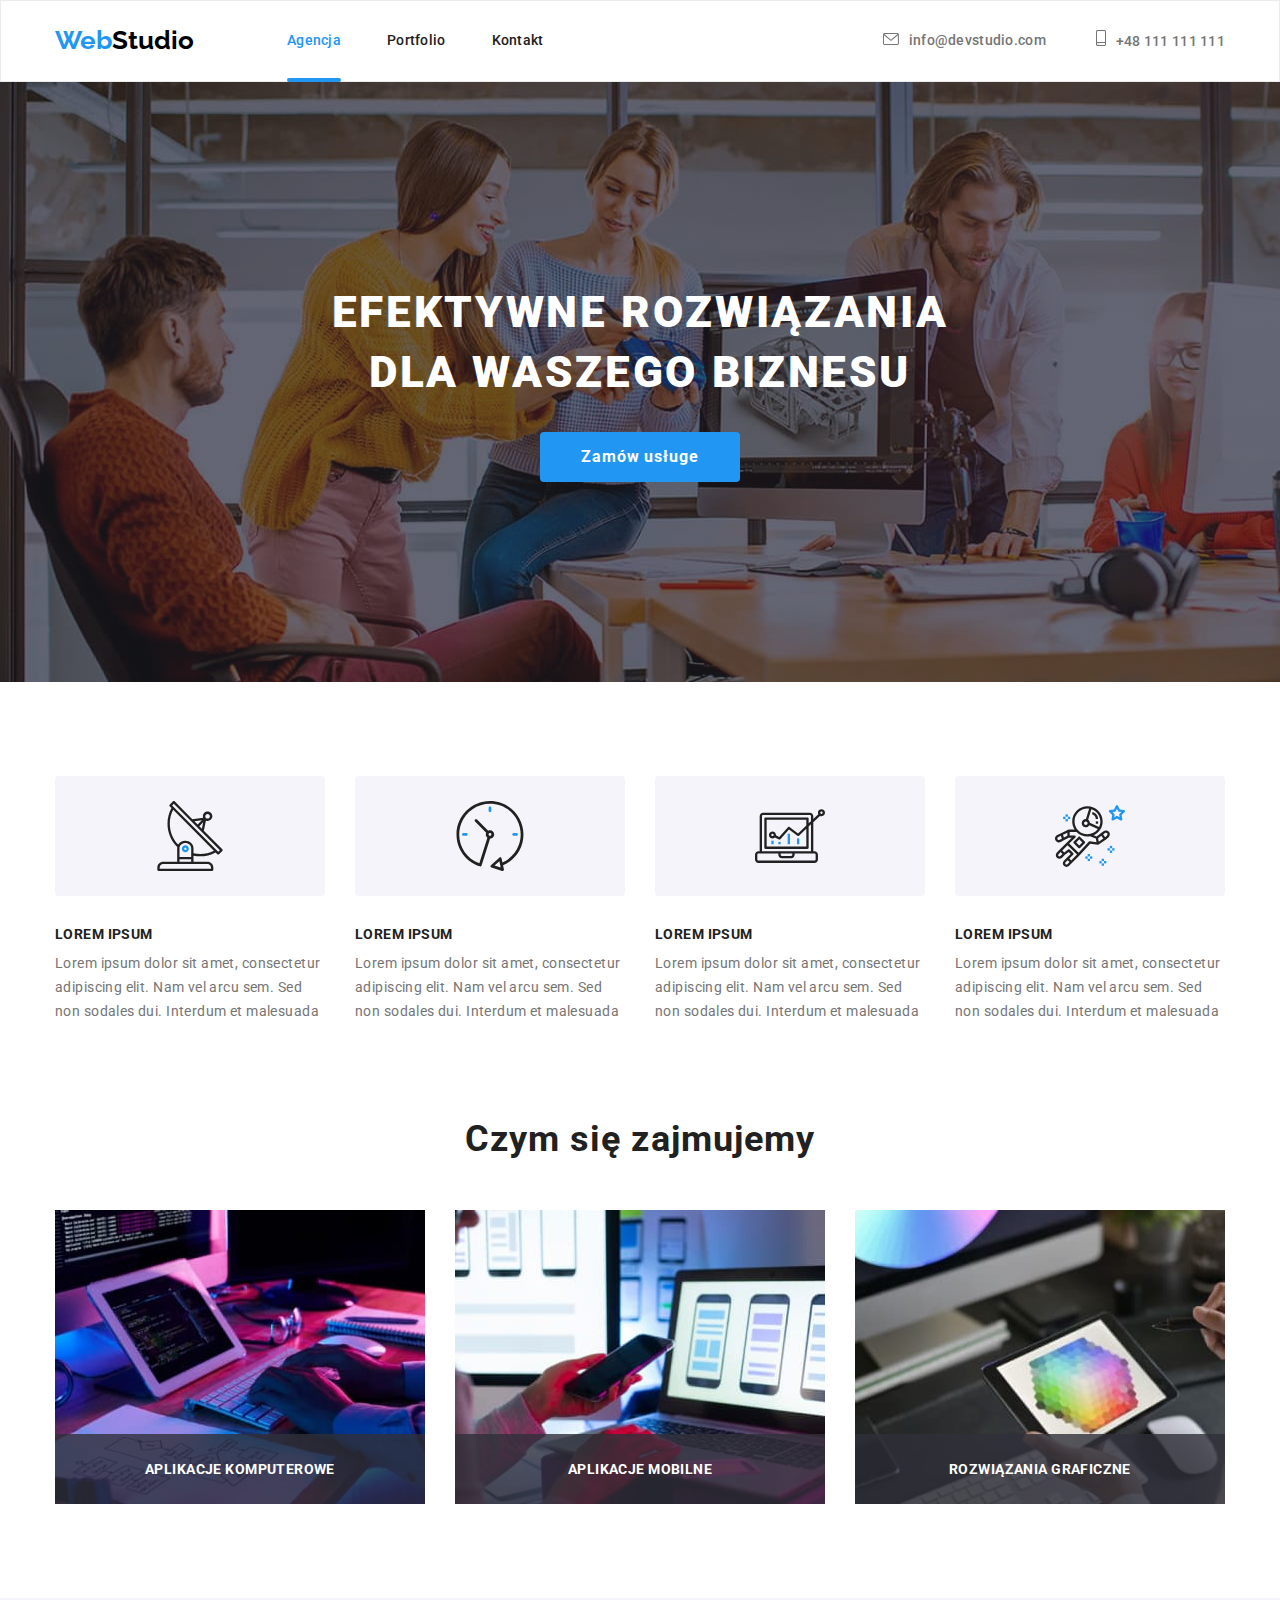
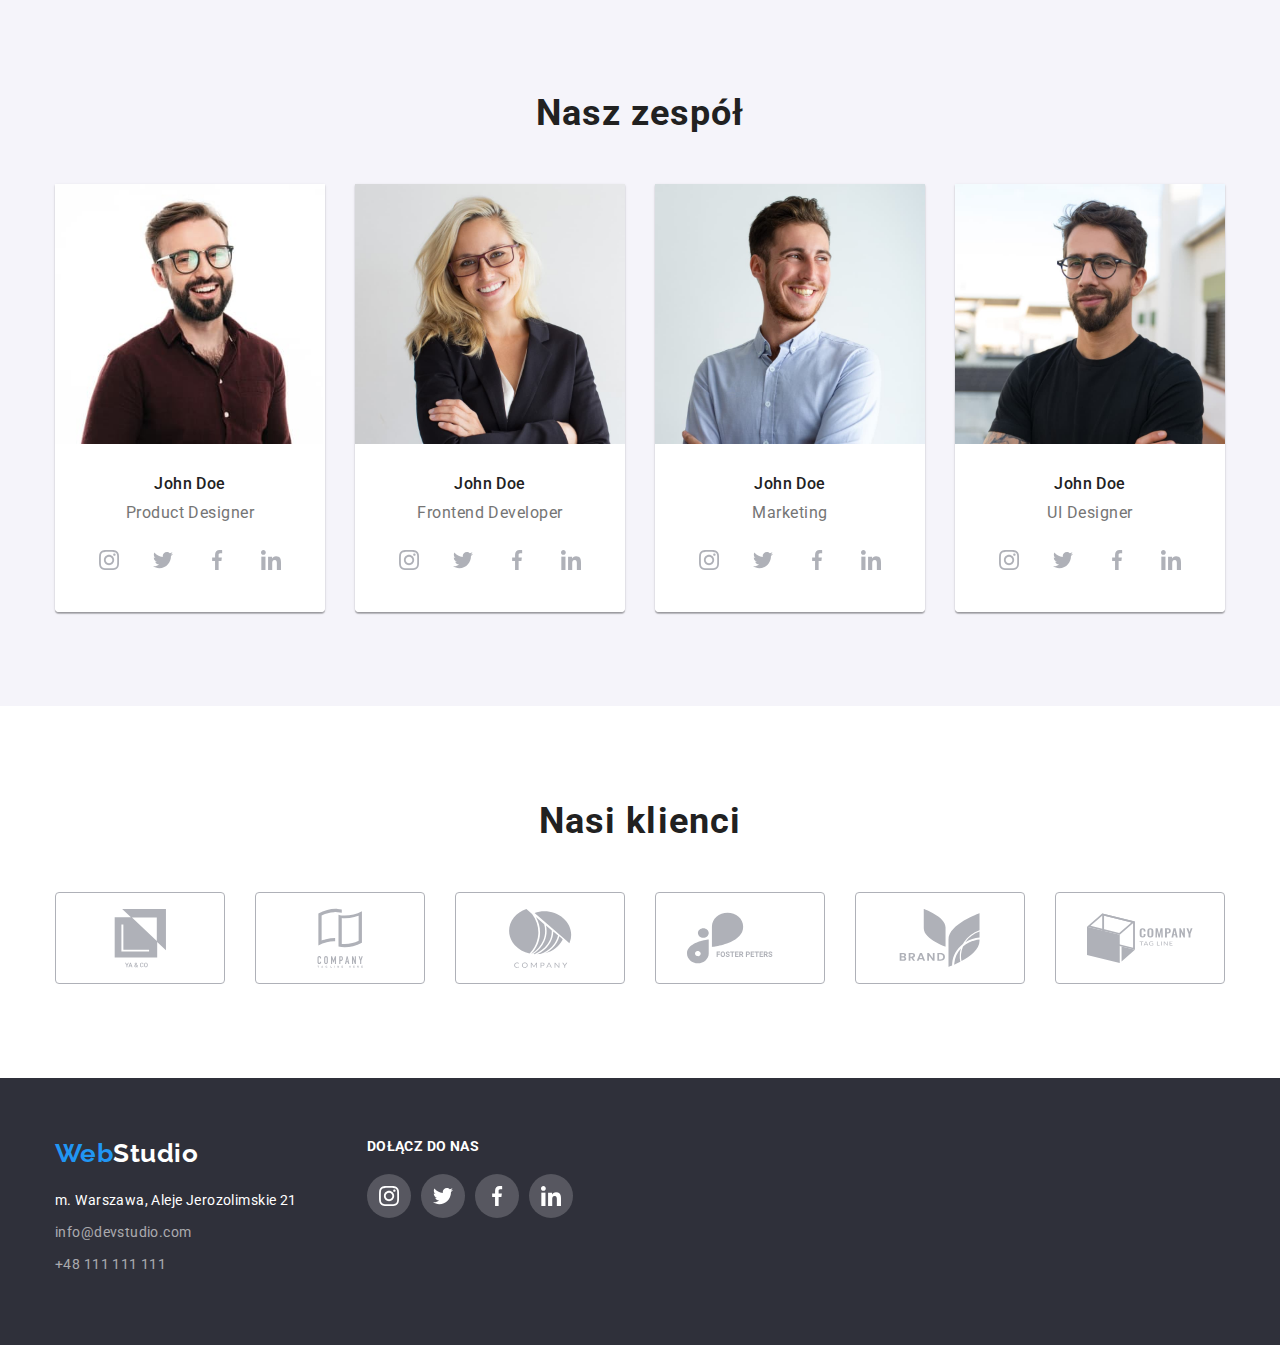
<file: index.html>
<!DOCTYPE html>
<html lang="pl">
  <head>
    <meta charset="UTF-8" />
    <meta name="viewport" content="width=device-width, initial-scale=1.0" />
    <link
      rel="stylesheet"
      href="https://cdnjs.cloudflare.com/ajax/libs/modern-normalize/1.0.0/modern-normalize.min.css"
    />
    <link rel="stylesheet" href="css/style.css" />
    <link rel="preconnect" href="https://fonts.googleapis.com" />
    <link rel="preconnect" href="https://fonts.gstatic.com" crossorigin />
    <link
      href="https://fonts.googleapis.com/css2?family=Raleway:wght@700&family=Roboto:wght@400;500;700;900&display=swap"
      rel="stylesheet"
    />
    <title>WebStudio</title>
  </head>
  <body>
    <header class="header">
      <div class="container">
        <nav class="navmenu">
          <a class="logo-link logo-dark link" href="index.html"
            ><span class="logo-color">Web</span>Studio</a
          >
          <ul class="navmenu-list ul-list">
            <li class="navmenu-list-item">
              <div>
              <a class="navmenu-list-link link activ" href="index.html">Agencja</a>
              </div>
            </li>
            <li class="navmenu-list-item">
              <a class="navmenu-list-link link" href="portfolio.html">Portfolio</a>
            </li>
            <li class="navmenu-list-item">
              <a class="navmenu-list-link link" href="#">Kontakt</a>
            </li>
          </ul>
        </nav>
        <ul class="header-adres-list ul-list">
          <li header-adres-list-item list>
            <a class="header-email link" href="mailto:info@devstudio.com"
              ><svg class="header-icon" width="16px" height="12px">
                <use href="images/icons.svg#icon-envelope"></use></svg>info@devstudio.com</a>
          </li>
          <li header-adres-list-item>
            <a class="header-phone link" href="tel:48111111111"
              ><svg class="header-icon" width="10px" height="16px">
                <use href="images/icons.svg#icon-smartphone"></use></svg>+48 111 111 111</a>
          </li>
        </ul>
      </div>
    </header>

    <main>
      <!-- main -->
      <section class="main-section">
        <div class="container">
          <h1 class="h1-txt">efektywne rozwiązania dla waszego biznesu</h1>
          <button class="button-order" type="button" data-modal-open >Zamów usługe</button>
        </div>
      </section>

      <!-- advantages -->
      <section class="advantages section">
        <div class="container">
          <ul class="advantages-list ul-list">
            <li class="advantages-list-item">
              <div class="advantages-background">
                <svg class="advantages-icons">
                  <use href="images/icons.svg#icon-antenna"></use>
                </svg>
              </div>
              <h5 class="h5-txt">lorem ipsum</h5>
              <p class="adventages-discription">
                Lorem ipsum dolor sit amet, consectetur adipiscing elit. Nam vel arcu sem. Sed non
                sodales dui. Interdum et malesuada
              </p>
            </li>
            <li class="advantages-list-item">
              <div class="advantages-background">
                <svg class="advantages-icons">
                  <use href="images/icons.svg#icon-clock"></use>
                </svg>
              </div>
              <h5 class="h5-txt">lorem ipsum</h5>
              <p class="adventages-discription">
                Lorem ipsum dolor sit amet, consectetur adipiscing elit. Nam vel arcu sem. Sed non
                sodales dui. Interdum et malesuada
              </p>
            </li>
            <li class="advantages-list-item">
              <div class="advantages-background">
                <svg class="advantages-icons">
                  <use href="images/icons.svg#icon-diagram"></use>
                </svg>
              </div>
              <h5 class="h5-txt">lorem ipsum</h5>
              <p class="adventages-discription">
                Lorem ipsum dolor sit amet, consectetur adipiscing elit. Nam vel arcu sem. Sed non
                sodales dui. Interdum et malesuada
              </p>
            </li>
            <li class="advantages-list-item">
              <div class="advantages-background">
                <svg class="advantages-icons">
                  <use href="images/icons.svg#icon-astronaut"></use>
                </svg>
              </div>
              <h5 class="h5-txt">lorem ipsum</h5>
              <p class="adventages-discription">
                Lorem ipsum dolor sit amet, consectetur adipiscing elit. Nam vel arcu sem. Sed non
                sodales dui. Interdum et malesuada
              </p>
            </li>
          </ul>
        </div>
      </section>

      <!-- about us -->
      <section class="aboutus section">
        <div class="container">
          <h2 class="h2-txt">Czym się zajmujemy</h2>
          <ul class="aboutus-list ul-list">
            <li class="aboutus-list-item">
              <div class="thumb">
                <img
                  src="images/studio/onas/onas1.jpg"
                  alt="osoba pisze na klawiaturze"
                  width="370"
                  height="294"
                />
                <p class="aboutus-discription">Aplikacje komputerowe</p>
              </div>
            </li>
            <li class="aboutus-list-item">
              <div class="thumb">
                <img
                  src="images/studio/onas/onas2.jpg"
                  alt="osoba sprawdza telefon"
                  width="370"
                  height="294"
                />
                <p class="aboutus-discription">Aplikacje mobilne</p>
              </div>
            </li>
            <li class="aboutus-list-item">
              <div class="thumb">
                <img
                  src="images/studio/onas/onas3.jpg"
                  alt="osoba sprawdza tablet"
                  width="370"
                  height="294"
                />
                <p class="aboutus-discription">Rozwiązania graficzne</p>
              </div>
            </li>
          </ul>
        </div>
      </section>

      <!-- team -->
      <section class="team section">
        <div class="container">
          <h2 class="h2-txt">Nasz zespół</h2>
          <ul class="team-list ul-list">
            <li class="team-list-item">
              <figure class="team-figure">
                <img
                  class="figimg"
                  src="images/studio/zespół/team1.jpg"
                  alt="John Doe picture"
                  width="270"
                  height="260"
                />
                <figcaption class="discription">
                  <p class="team-member">John Doe</p>
                  <p class="team-member-discription">Product Designer</p>
                  <ul class="social-media ul-list">
                    <li class="social-media-item">
                      <a class="social-media-link" href="#"
                        ><svg class="social-media-icon">
                          <use href="images/icons.svg#icon-instagram"></use>
                        </svg>
                      </a>
                    </li>
                    <li class="social-media-item">
                      <a class="social-media-link" href="#"
                        ><svg class="social-media-icon">
                          <use href="images/icons.svg#icon-twitter"></use>
                        </svg>
                      </a>
                    </li>
                    <li class="social-media-item">
                      <a class="social-media-link" href="#"
                        ><svg class="social-media-icon">
                          <use href="images/icons.svg#icon-facebook"></use>
                        </svg>
                      </a>
                    </li>
                    <li class="social-media-item">
                      <a class="social-media-link" href="#"
                        ><svg class="social-media-icon">
                          <use href="images/icons.svg#icon-linkedin"></use>
                        </svg>
                      </a>
                    </li>
                  </ul>
                </figcaption>
              </figure>
            </li>
            <li class="team-list-item">
              <figure class="team-figure">
                <img
                  class="figimg"
                  src="images/studio/zespół/team2.jpg"
                  alt="John Doe picture"
                  width="270"
                  height="260"
                />
                <figcaption class="discription">
                  <p class="team-member">John Doe</p>
                  <p class="team-member-discription">Frontend Developer</p>
                  <ul class="social-media ul-list">
                    <li class="social-media-item">
                      <a class="social-media-link" href="#"
                        ><svg class="social-media-icon">
                          <use href="images/icons.svg#icon-instagram"></use>
                        </svg>
                      </a>
                    </li>
                    <li class="social-media-item">
                      <a class="social-media-link" href="#"
                        ><svg class="social-media-icon">
                          <use href="images/icons.svg#icon-twitter"></use>
                        </svg>
                      </a>
                    </li>
                    <li class="social-media-item">
                      <a class="social-media-link" href="#"
                        ><svg class="social-media-icon">
                          <use href="images/icons.svg#icon-facebook"></use>
                        </svg>
                      </a>
                    </li>
                    <li class="social-media-item">
                      <a class="social-media-link" href="#"
                        ><svg class="social-media-icon">
                          <use href="images/icons.svg#icon-linkedin"></use>
                        </svg>
                      </a>
                    </li>
                  </ul>
                </figcaption>
              </figure>
            </li>
            <li class="team-list-item">
              <figure class="team-figure">
                <img
                  class="figimg"
                  src="images/studio/zespół/team3.jpg"
                  alt="John Doe picture"
                  width="270"
                  height="260"
                />
                <figcaption class="discription">
                  <p class="team-member">John Doe</p>
                  <p class="team-member-discription">Marketing</p>
                  <ul class="social-media ul-list">
                    <li class="social-media-item">
                      <a class="social-media-link" href="#"
                        ><svg class="social-media-icon">
                          <use href="images/icons.svg#icon-instagram"></use>
                        </svg>
                      </a>
                    </li>
                    <li class="social-media-item">
                      <a class="social-media-link" href="#"
                        ><svg class="social-media-icon">
                          <use href="images/icons.svg#icon-twitter"></use>
                        </svg>
                      </a>
                    </li>
                    <li class="social-media-item">
                      <a class="social-media-link" href="#"
                        ><svg class="social-media-icon">
                          <use href="images/icons.svg#icon-facebook"></use>
                        </svg>
                      </a>
                    </li>
                    <li class="social-media-item">
                      <a class="social-media-link" href="#"
                        ><svg class="social-media-icon">
                          <use href="images/icons.svg#icon-linkedin"></use>
                        </svg>
                      </a>
                    </li>
                  </ul>
                </figcaption>
              </figure>
            </li>
            <li class="team-list-item">
              <figure class="team-figure">
                <img
                  class="figimg"
                  src="images/studio/zespół/team4.jpg"
                  alt="John Doe picture"
                  width="270"
                  height="260"
                />
                <figcaption class="discription">
                  <p class="team-member">John Doe</p>
                  <p class="team-member-discription">UI Designer</p>
                  <ul class="social-media ul-list">
                    <li class="social-media-item">
                      <a class="social-media-link" href="#"
                        ><svg class="social-media-icon">
                          <use href="images/icons.svg#icon-instagram"></use>
                        </svg>
                      </a>
                    </li>
                    <li class="social-media-item">
                      <a class="social-media-link" href="#"
                        ><svg class="social-media-icon">
                          <use href="images/icons.svg#icon-twitter"></use>
                        </svg>
                      </a>
                    </li>
                    <li class="social-media-item">
                      <a class="social-media-link" href="#"
                        ><svg class="social-media-icon">
                          <use href="images/icons.svg#icon-facebook"></use>
                        </svg>
                      </a>
                    </li>
                    <li class="social-media-item">
                      <a class="social-media-link" href="#"
                        ><svg class="social-media-icon">
                          <use href="images/icons.svg#icon-linkedin"></use>
                        </svg>
                      </a>
                    </li>
                  </ul>
                </figcaption>
              </figure>
            </li>
          </ul>
        </div>
      </section>
      <!-- clients -->
      <section class="client section">
        <div class="container">
          <h2 class="h2-txt">Nasi klienci</h2>
          <ul class="client-list ul-list">
            <li class="client-list-item">
              <a class="client-link" href="#">
                <svg class="client-icon" width="106px" height="60px">
                  <use href="images/icons.svg#icon-group1"></use>
                </svg>
              </a>
            </li>
            <li class="client-list-item">
              <a class="client-link" href="#">
                <svg class="client-icon" width="106px" height="60px">
                  <use href="images/icons.svg#icon-group2"></use>
                </svg>
              </a>
            </li>
            <li class="client-list-item">
              <a class="client-link" href="#">
                <svg class="client-icon" width="106px" height="60px">
                  <use href="images/icons.svg#icon-group3"></use>
                </svg>
              </a>
            </li>
            <li class="client-list-item">
              <a class="client-link" href="#">
                <svg class="client-icon" width="106px" height="60px">
                  <use href="images/icons.svg#icon-group4"></use>
                </svg>
              </a>
            </li>
            <li class="client-list-item">
              <a class="client-link" href="#">
                <svg class="client-icon" width="106px" height="60px">
                  <use href="images/icons.svg#icon-group5"></use>
                </svg>
              </a>
            </li>
            <li class="client-list-item">
              <a class="client-link" href="#">
                <svg class="client-icon" width="106px" height="60px">
                  <use href="images/icons.svg#icon-group6"></use>
                </svg>
              </a>
            </li>
          </ul>
        </div>
      </section>
    </main>

    <footer class="footer">
      <div class="container">
        <ul class="footer-sections ul-list">
          <li class="footer-adres-item">
            <a class="logo-link logo-light link" href="index.html"
              ><span class="logo-color link">Web</span>Studio</a
            >
            <address class="adres">
              <ul class="adres-list ul-list">
                <li class="adres-list-item">
                  <a
                    class="adres-list-street link"
                    href="https://goo.gl/maps/vQg3Vr6JM8B7Aqtd7"
                    target="blank"
                    >m. Warszawa, Aleje Jerozolimskie 21</a
                  >
                </li>
                <li class="adres-list-item">
                  <a class="adres-list-email link" href="mailto:info@devstudio.com"
                    >info@devstudio.com</a
                  >
                </li>
                <li class="adres-list-item">
                  <a class="adres-list-phone link" href="tel:48111111111">+48 111 111 111</a>
                </li>
              </ul>
            </address>
          </li>
          <li class="footer-joinus-item">
            <h6 class="h6-txt">Dołącz do nas</h6>
            <ul class="footer-social-media ul-list">
              <li class="social-media-item dark">
                <a class="social-media-link dark" href="#"
                  ><svg class="social-media-icon">
                    <use href="images/icons.svg#icon-instagram"></use>
                  </svg>
                </a>
              </li>
              <li class="social-media-item dark">
                <a class="social-media-link dark" href="#"
                  ><svg class="social-media-icon">
                    <use href="images/icons.svg#icon-twitter"></use>
                  </svg>
                </a>
              </li>
              <li class="social-media-item dark">
                <a class="social-media-link dark" href="#"
                  ><svg class="social-media-icon">
                    <use href="images/icons.svg#icon-facebook"></use>
                  </svg>
                </a>
              </li>
              <li class="social-media-item dark">
                <a class="social-media-link dark" href="#"
                  ><svg class="social-media-icon">
                    <use href="images/icons.svg#icon-linkedin"></use>
                  </svg>
                </a>
              </li>
            </ul>
          </li>
        </ul>
      </div>
    </footer>
     <div class="backdrop is-hidden" data-modal>
      <div class="modal">
          <button type="button" class="close-btn" data-modal-close>X</button>
      </div>
    </div>
    <script src="./js/modal.js"></script>
  </body>
</html>
</file>
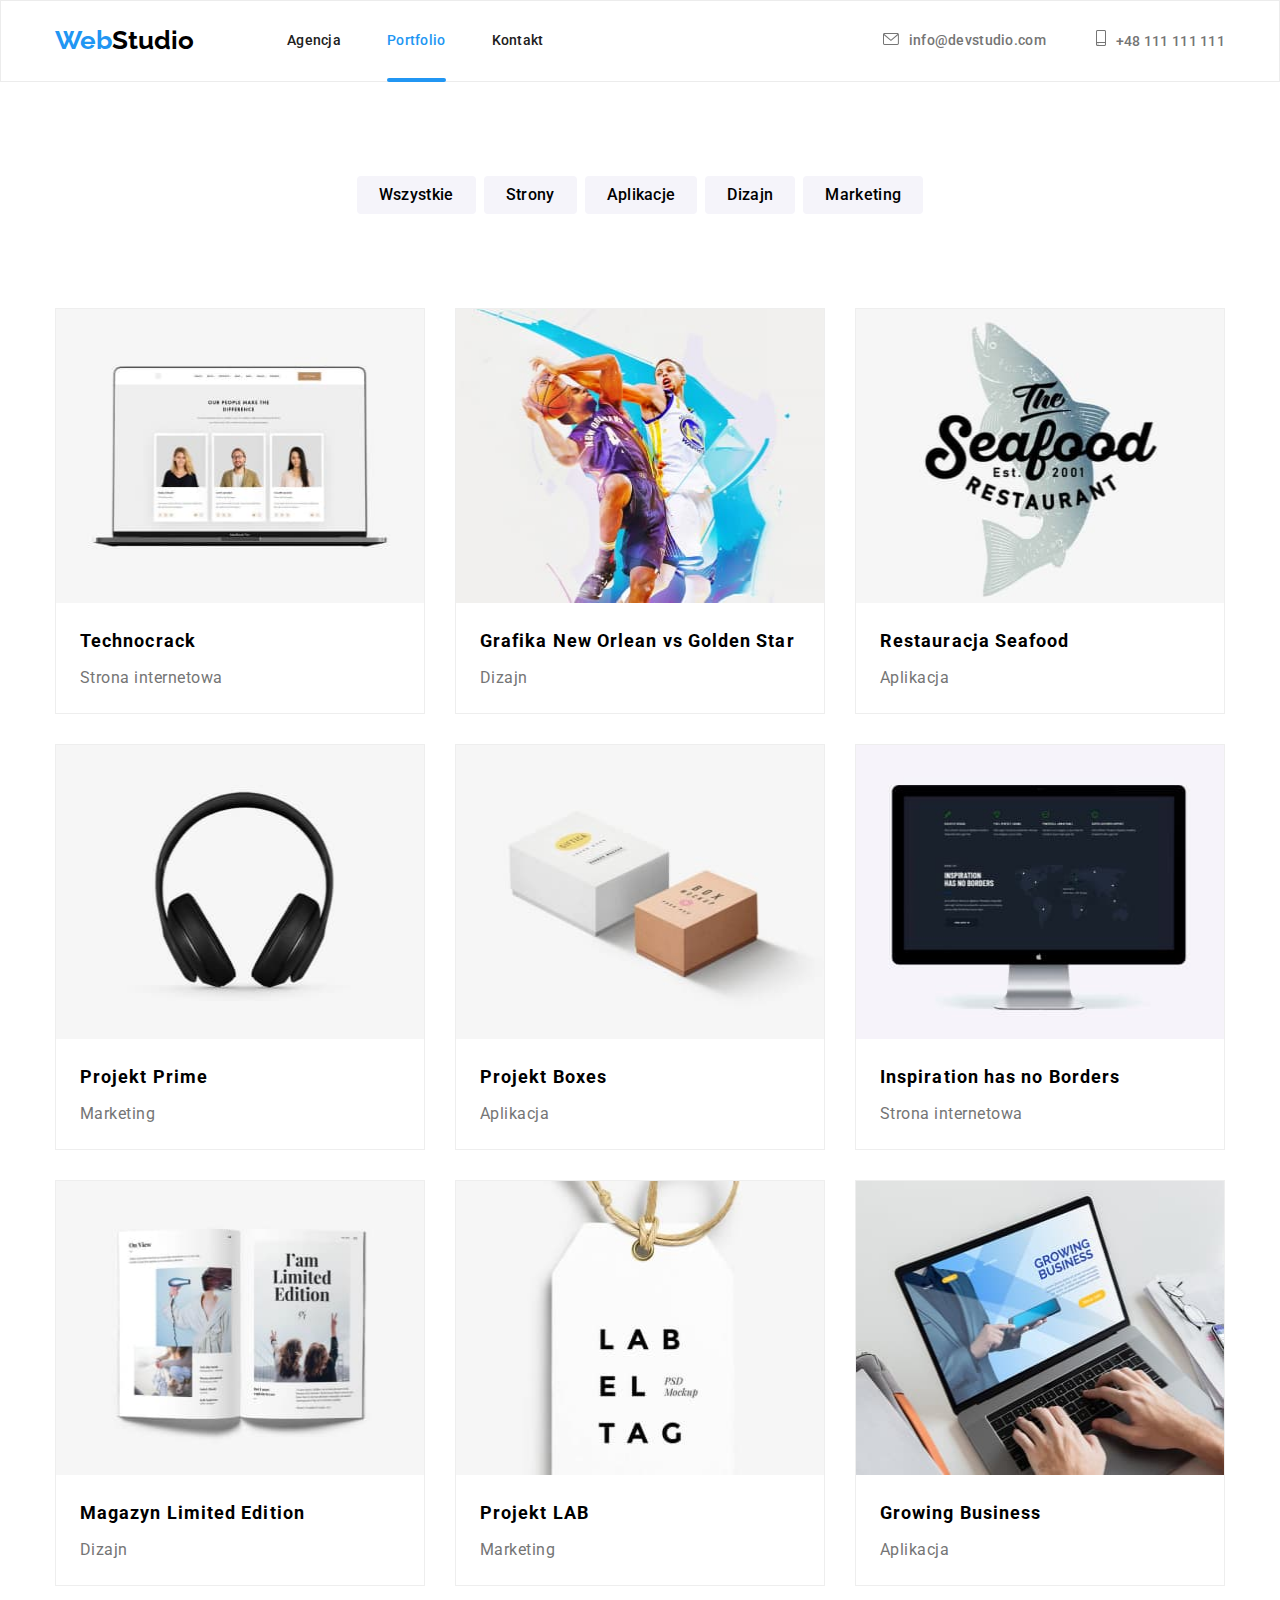
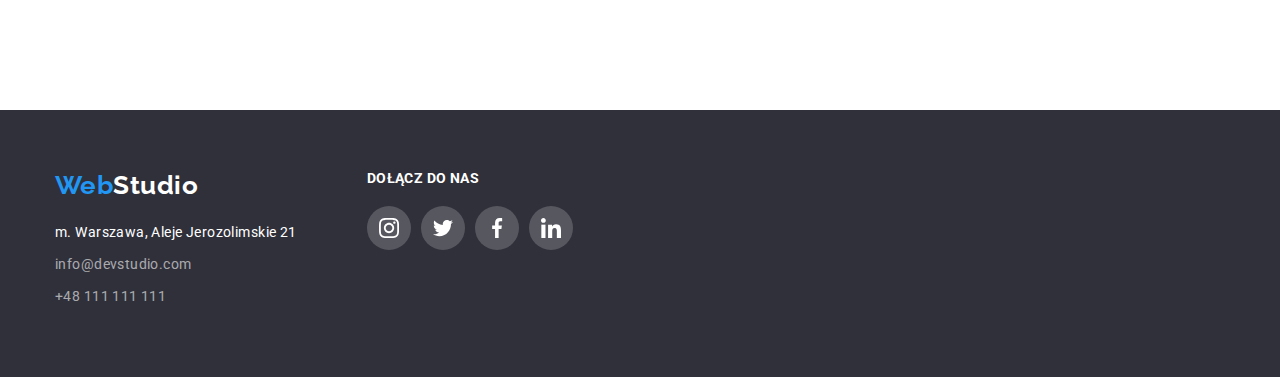
<file: portfolio.html>
<!DOCTYPE html>
<html lang="pl">
  <head>
    <meta charset="UTF-8" />
    <meta name="viewport" content="width=device-width, initial-scale=1.0" />
    <link
      rel="stylesheet"
      href="https://cdnjs.cloudflare.com/ajax/libs/modern-normalize/1.0.0/modern-normalize.min.css"
    />
    <link rel="stylesheet" href="css/style.css" />
    <link rel="preconnect" href="https://fonts.googleapis.com" />
    <link rel="preconnect" href="https://fonts.gstatic.com" crossorigin />
    <link
      href="https://fonts.googleapis.com/css2?family=Raleway:wght@700&family=Roboto:wght@400;500;700;900&display=swap"
      rel="stylesheet"
    />
    <title>Portfolio</title>
  </head>
  <body>
    <header class="header">
      <div class="container">
        <nav class="navmenu">
          <a class="logo-link logo-dark link" href="index.html"
            ><span class="logo-color">Web</span>Studio</a
          >
          <ul class="navmenu-list ul-list">
            <li class="navmenu-list-item">
              <a class="navmenu-list-link link" href="index.html">Agencja</a>
            </li>
            <li class="navmenu-list-item">
              <div>
                <a class="navmenu-list-link link activ" href="portfolio.html">Portfolio</a>
              </div>
              
            </li>
            <li class="navmenu-list-item">
              <a class="navmenu-list-link link" href="#">Kontakt</a>
            </li>
          </ul>
        </nav>
        <ul class="header-adres-list ul-list">
          <li header-adres-list-item list>
            <a class="header-email link" href="mailto:info@devstudio.com"><svg class="header-icon" width="16px" height="12px"><use href="images/icons.svg#icon-envelope"></use></svg>info@devstudio.com</a>
          </li>
          <li header-adres-list-item>
            <a class="header-phone link" href="tel:48111111111"><svg class="header-icon" width="10px" height="16px"><use href="images/icons.svg#icon-smartphone"></use></svg>+48 111 111 111</a>
          </li>
        </ul>
      </div>
    </header>
    <main class="main-portfolio">
      <!-- filter buttons -->
      <section class="filtr section">
        <div class="container">
          <ul class="filtr-list ul-list">
            <li class="filtr-list-item">
              <button class="button-filtr" type="button">Wszystkie</button>
            </li>
            <li class="filtr-list-item">
              <button class="button-filtr" type="button">Strony</button>
            </li>
            <li class="filtr-list-item">
              <button class="button-filtr" type="button">Aplikacje</button>
            </li>
            <li class="filtr-list-item">
              <button class="button-filtr" type="button">Dizajn</button>
            </li>
            <li class="filtr-list-item">
              <button class="button-filtr" type="button">Marketing</button>
            </li>
          </ul>
        </div>
      </section>
      <!-- projects list -->
      <section class="project section">
        <div class="container">
          <ul class="project-list ul-list">
            <li class="project-list-item">
              <a class="project-link link" href="#">
                <div>
              <figure class="projects-figure">
                <img class="figimg"
                  src="images/portfolio/section1.jpg"
                  alt="Technocrack"
                  width="370"
                  height="294"
                />
                <p class="projects-text">Technocrack jest popularną platformą wykorzystywaną do rozpowszechniania koronawirusa. Firmy wykorzystują tę platformę do celów szpiegowskich i ataków na niezabezpieczone serwery konkurencji</p>
                    </figure>
                  </div>
                <figcaption class="project-discription">
                  <p class="project-title">Technocrack</p>
                  <p class="project-type">Strona internetowa</p>
                </figcaption>
              </figure>
              </a>
            </li>
            <li class="project-list-item">
              <a class="project-link link" href="#">
              <div>
              <figure class="projects-figure">
                <img class="figimg"
                  src="images/portfolio/section2.jpg"
                  alt="Technocrack"
                  width="370"
                  height="294"
                />
                <p class="projects-text">Technocrack jest popularną platformą wykorzystywaną do rozpowszechniania koronawirusa. Firmy wykorzystują tę platformę do celów szpiegowskich i ataków na niezabezpieczone serwery konkurencji</p>
                    </figure>
                  </div>
                <figcaption class="project-discription">
                  <p class="project-title">Grafika New Orlean vs Golden Star</p>
                  <p class="project-type">Dizajn</p>
                </figcaption>
              </figure>
              </a>
            </li>
            <li class="project-list-item">
              <a class="project-link link" href="#">
              <div>
              <figure class="projects-figure">
                <img class="figimg"
                  src="images/portfolio/section3.jpg"
                  alt="Technocrack"
                  width="370"
                  height="294"
                />
                <p class="projects-text">Technocrack jest popularną platformą wykorzystywaną do rozpowszechniania koronawirusa. Firmy wykorzystują tę platformę do celów szpiegowskich i ataków na niezabezpieczone serwery konkurencji</p>
                    </figure>
                  </div>
                <figcaption class="project-discription">
                  <p class="project-title">Restauracja Seafood</p>
                  <p class="project-type">Aplikacja</p>
                </figcaption>
              </figure>
              </a>
            </li>
            <li class="project-list-item">
              <a class="project-link link" href="#">
              <div>
              <figure class="projects-figure">
                <img class="figimg"
                  src="images/portfolio/section4.jpg"
                  alt="Technocrack"
                  width="370"
                  height="294"
                />
                <p class="projects-text">Technocrack jest popularną platformą wykorzystywaną do rozpowszechniania koronawirusa. Firmy wykorzystują tę platformę do celów szpiegowskich i ataków na niezabezpieczone serwery konkurencji</p>
                    </figure>
                  </div>
                <figcaption class="project-discription">
                  <p class="project-title">Projekt Prime</p>
                  <p class="project-type">Marketing</p>
                </figcaption>
              </figure>
              </a>
            </li>
            <li class="project-list-item">
              <a class="project-link link" href="#">
              <div>
              <figure class="projects-figure">
                <img class="figimg"
                  src="images/portfolio/section5.jpg"
                  alt="Technocrack"
                  width="370"
                  height="294"
                />
                <p class="projects-text">Technocrack jest popularną platformą wykorzystywaną do rozpowszechniania koronawirusa. Firmy wykorzystują tę platformę do celów szpiegowskich i ataków na niezabezpieczone serwery konkurencji</p>
                    </figure>
                  </div>
                <figcaption class="project-discription">
                  <p class="project-title">Projekt Boxes</p>
                  <p class="project-type">Aplikacja</p>
                </figcaption>
              </figure>
              </a>
            </li>
            <li class="project-list-item">
              <a class="project-link link" href="#">
              <div>
              <figure class="projects-figure">
                <img class="figimg"
                  src="images/portfolio/section6.jpg"
                  alt="Technocrack"
                  width="370"
                  height="294"
                />
                <p class="projects-text">Technocrack jest popularną platformą wykorzystywaną do rozpowszechniania koronawirusa. Firmy wykorzystują tę platformę do celów szpiegowskich i ataków na niezabezpieczone serwery konkurencji</p>
                    </figure>
                  </div>
                <figcaption class="project-discription">
                  <p class="project-title">Inspiration has no Borders</p>
                  <p class="project-type">Strona internetowa</p>
                </figcaption>
              </figure>
              </a>
            </li>
            <li class="project-list-item">
              <a class="project-link link" href="#">
              <div>
              <figure class="projects-figure">
                <img class="figimg"
                  src="images/portfolio/section7.jpg"
                  alt="Technocrack"
                  width="370"
                  height="294"
                />
                <p class="projects-text">Technocrack jest popularną platformą wykorzystywaną do rozpowszechniania koronawirusa. Firmy wykorzystują tę platformę do celów szpiegowskich i ataków na niezabezpieczone serwery konkurencji</p>
                    </figure>
                  </div>
                <figcaption class="project-discription">
                  <p class="project-title">Magazyn Limited Edition</p>
                  <p class="project-type">Dizajn</p>
                </figcaption>
              </figure>
              </a>
            </li>
            <li class="project-list-item">
              <a class="project-link link" href="#">
              <div>
              <figure class="projects-figure">
                <img class="figimg"
                  src="images/portfolio/section8.jpg"
                  alt="Technocrack"
                  width="370"
                  height="294"
                />
                <p class="projects-text">Technocrack jest popularną platformą wykorzystywaną do rozpowszechniania koronawirusa. Firmy wykorzystują tę platformę do celów szpiegowskich i ataków na niezabezpieczone serwery konkurencji</p>
                    </figure>
                  </div>
                <figcaption class="project-discription">
                  <p class="project-title">Projekt LAB</p>
                  <p class="project-type">Marketing</p>
                </figcaption>
              </figure>
              </a>
            </li>
            <li class="project-list-item">
              <a class="project-link link" href="#">
              <div>
              <figure class="projects-figure">
                <img class="figimg"
                  src="images/portfolio/section9.jpg"
                  alt="Technocrack"
                  width="370"
                  height="294"
                />
                <p class="projects-text">Technocrack jest popularną platformą wykorzystywaną do rozpowszechniania koronawirusa. Firmy wykorzystują tę platformę do celów szpiegowskich i ataków na niezabezpieczone serwery konkurencji</p>
                    </figure>
                  </div>
                <figcaption class="project-discription">
                  <p class="project-title">Growing Business</p>
                  <p class="project-type">Aplikacja</p>
                </figcaption>
              </figure>
              </a>
            </li>
          </ul>
        </div>
      </section>
    </main>

    <footer class="footer">
      <div class="container">
        <ul class="footer-sections ul-list">
          <li class="footer-adres-item">
            <a class="logo-link logo-light link" href="index.html"
              ><span class="logo-color link">Web</span>Studio</a
            >
            <address class="adres">
              <ul class="adres-list ul-list">
                <li class="adres-list-item">
                  <a
                    class="adres-list-street link"
                    href="https://goo.gl/maps/vQg3Vr6JM8B7Aqtd7"
                    target="blank"
                    >m. Warszawa, Aleje Jerozolimskie 21</a
                  >
                </li>
                <li class="adres-list-item">
                  <a class="adres-list-email link" href="mailto:info@devstudio.com"
                    >info@devstudio.com</a
                  >
                </li>
                <li class="adres-list-item">
                  <a class="adres-list-phone link" href="tel:48111111111">+48 111 111 111</a>
                </li>
              </ul>
            </address>
          </li>
          <li class="footer-joinus-item">
            <h6 class="h6-txt">Dołącz do nas</h6>
            <ul class="footer-social-media ul-list">
              <li class="social-media-item dark">
                <a class="social-media-link dark" href="#"
                  ><svg class="social-media-icon">
                    <use href="images/icons.svg#icon-instagram"></use>
                  </svg>
                </a>
              </li>
              <li class="social-media-item dark">
                <a class="social-media-link dark" href="#"
                  ><svg class="social-media-icon">
                    <use href="images/icons.svg#icon-twitter"></use>
                  </svg>
                </a>
              </li>
              <li class="social-media-item dark">
                <a class="social-media-link dark" href="#"
                  ><svg class="social-media-icon">
                    <use href="images/icons.svg#icon-facebook"></use>
                  </svg>
                </a>
              </li>
              <li class="social-media-item dark">
                <a class="social-media-link dark" href="#"
                  ><svg class="social-media-icon">
                    <use href="images/icons.svg#icon-linkedin"></use>
                  </svg>
                </a>
              </li>
            </ul>
          </li>
        </ul>
      </div>
    </footer>
  </body>
</html>
</file>
<file: css/style.css>
:root{
    --main-font: 'Roboto', sans-serif;
    --secondary-font: 'Raleway', sans-serif;
    --highlight-color: #2196F3;
    --main-color: #212121;
    --secondary-color: #757575;
    --basic-white: #fff;
    --basic-black: #000;
    --footer-text-color: rgba(255, 255, 255, 0.6);
    --background: #2F303A;
    --background-team: #F5F4FA;
    --icon-gray: #AFB1B8;
    --aboutus-background: rgba(47, 48, 58, 0.8);
}

body{
font-family: var(--main-font);
color: var(--main-color);
}

h1,
h2,
h3,
h4,
h5,
h6{
margin: 0;
padding: 0;
letter-spacing: 0.03em;
}

ul{
margin: 0;
padding: 0;
letter-spacing: 0.03em;
}

p{
margin: 0;
padding: 0;
letter-spacing: 0.03em;
}

img{
    display: block;
}
.container{
width: 1200px;
padding: 0px 15px;
align-items: center;
margin: 0 auto;
}

.section{
    padding-top: 94px;
}

.main-section,
.footer{
background: var(--background);
}
.footer{
    padding: 60px 0;
}

.link{
text-decoration: none;
}
.ul-list{
list-style: none;
}

/* == logo == */
.logo-color{
color: var(--highlight-color);
}

.logo-dark{
color: var(--basic-black);
margin-right: 93px;
transition: color 250ms cubic-bezier(0.4, 0, 0.2, 1);
}

.logo-light{
color: var(--basic-white);
padding-top: 60px;
padding-bottom: 20px;
transition: color 250ms cubic-bezier(0.4, 0, 0.2, 1);
}

.logo-link{
font-family: var(--secondary-font);
font-weight: 700;
font-size: 26px;
line-height: 1.192;
}
/* == end logo == */

/* == highlight == */
.navmenu-list-link:hover,
.navmenu-list-link:focus,
.header-email:hover,
.header-email:focus,
.header-phone:hover,
.header-phone:focus,
.logo-light:focus,
.logo-light:hover,
.logo-dark:hover,
.logo-dark:focus,
.adres-list-email:focus,
.adres-list-phone:focus,
.adres-list-email:hover,
.adres-list-phone:hover,
.adres-list-street:hover,
.adres-list-street:focus {
    color: var(--highlight-color);
}

/* == end highlight == */

/* == buttons == */
.button-order,
.button-filtr {
    border-radius: 4px;
    border: none;
    transition-property: color, box-shadow;
    transition-duration: 250ms;
    transition-timing-function: cubic-bezier(0.4, 0, 0.2, 1);
}
.button-filtr{
    background-color: var(--background-team);
}
.button-order:hover,
.button-order:focus,
.button-filtr:hover,
.button-filtr:focus {
    background-color: var(--highlight-color);
    color: var(--basic-white);
    cursor: pointer;
    box-shadow: 0px 3px 1px rgba(0, 0, 0, 0.1),
    0px 1px 2px rgba(0, 0, 0, 0.08),
    0px 2px 2px rgba(0, 0, 0, 0.12);
}

.button-order {
    font-weight: 700;
    font-size: 16px;
    line-height: 1.875;
    letter-spacing: 0.06em;
    cursor: pointer;
    color: var(--basic-white);
    background-color: var(--highlight-color);
    padding: 10px 41px;
    transition: box-shadow 250ms cubic-bezier(0.4, 0, 0.2, 1);
}

.button-filtr {
    font-weight: 500;
    font-size: 16px;
    line-height: 1.625;
    letter-spacing: 0.02em;
    padding: 6px 22px;
}

/* == end buttons == */


/* == filtr menu == */
.filtr-list{
    display: flex;
}
.filtr-list-item:not(:last-child){
    margin-right: 8px;
}

/* == filtr menu end == */

/* == header == */
.header{
    border: 1px solid #ECECEC;
}

.navmenu-list-link,
.header-email,
.header-phone{
font-weight: 500;
font-size: 14px;
line-height: 1.43;
letter-spacing: 0.02em;
}
.navmenu-list-link{
    color: var(--main-color);
    transition: color 250ms cubic-bezier(0.4, 0, 0.2, 1);
}

.header-email,
.header-phone{
color: var(--secondary-color);
transition: color 250ms cubic-bezier(0.4, 0, 0.2, 1);
}

.header .container{
    display: flex;
    align-items: center;
}

.navmenu{
 display: flex;
 align-items: center;
 padding-top: 24px;
 padding-bottom: 25px;
}

.navmenu-list{
display: flex;
align-items: center;
}

.navmenu-list-item:not(:last-child){
    margin-right: 46px;
}

.header-adres-list{
display: flex;
margin-left: auto;
}

.header-email{
    margin-right: 50px;
}
.header-icon{
    margin-right: 10px;
    fill: currentColor;
}
/* == end header == */

/* == main section == */

.main-section .container{
display: flex;
flex-direction: column;
justify-content: center;
padding-top: 200px;
padding-bottom: 200px;
}
.main-section {
    background-image: linear-gradient(rgba(47, 48, 58, 0.4), rgba(47, 48, 58, 0.4)), 
    url("../images/bgimg/mainbg.jpg");
    background-repeat: no-repeat;
    background-size: cover;
}
.h1-txt{
padding-bottom: 30px;
width: 696px;
font-weight: 900;
font-size: 44px;
line-height: 1.364;
text-align: center;
letter-spacing: 0.06em;
color: var(--basic-white);
text-transform: uppercase;
}

.h2-txt,
.h5-txt{
font-weight: 700;
}

.h2-txt{
font-size: 36px;
line-height: 1.167;
text-align: center;
padding-bottom: 50px;
}

.h5-txt{
font-size: 14px;
line-height: 1.143;
text-transform: uppercase;
}

.adventages-discription{
font-size: 14px;
line-height: 1.714;
color: var(--secondary-color);
padding-top: 10px;
}

.team-member{
font-weight: 500;
font-size: 16px;
line-height: 1.187;
}

.team-member-discription{
font-size: 16px;
line-height: 1.187;
color: var(--secondary-color)
}

.project-title{
font-weight: 700;
font-size: 18px;
line-height: 2.000;
letter-spacing: 0.06em;
}

.project-type{
font-size: 16px;
line-height: 1.875;
color: var(--secondary-color)
}
/* == end main == */

/* == adventages == */

.adventages .container{
    display: flex;
}

.advantages-list{
    display: flex;
    justify-content: space-between;
}

.advantages-list-item{
    align-items: center;
    max-width: 270px;
}

.advantages-background{
    background-color: var(--background-team);
    display: flex;
    justify-content: center;
    align-items: center;
    width: 270px;
    height: 120px;
    border-radius: 4px;
    margin-bottom: 30px;
}
.advantages-icons{
    width: 70px;
    height: 70px;
}
/* == adventages end == */

/* == about us == */
.aboutus .container{
    display: flex;
    flex-direction: column;
}
.aboutus{
    padding-bottom: 94px;
}

.aboutus-list{
    display: flex;
}
.aboutus-list-item:not(:last-child){
    margin-right: 30px;
}

.thumb{
position: relative;
}

.aboutus-discription{
    position: absolute;
    width: 100%;
    bottom: 0px;
    padding-top: 27px;
    padding-bottom: 27px;
    font-weight: 700;
    font-size: 14px;
    line-height: 1.143;
    text-align: center;
    text-transform: uppercase;
    background-color: var(--aboutus-background);
    color: var(--basic-white);
}
/* == about us end == */

/* == team == */
.team{
    background-color: var(--background-team);
}
.team .container{
    display: flex;
    flex-direction: column;
}
.team-list{
    display: flex;
}

.team-list-item{
    width: 270px;
    margin-bottom: 94px;
    box-shadow: 0px 1px 3px rgba(0, 0, 0, 0.12),
    0px 1px 1px rgba(0, 0, 0, 0.14),
    0px 2px 1px rgba(0, 0, 0, 0.2);
    border-radius: 0px 0px 4px 4px;
}
.team-list-item:not(:last-child){
    margin-right: 30px;
}

.team-figure{
    background: var(--basic-white);
    width: 270px;
    justify-content: center;
    margin: 0%;
    border-radius: 0px 0px 4px 4px;
    display: inline-block;
}
.figimg{
    width: 100%;
}
.discription{
text-align: center;
padding-top: 30px;
}
.team-member{
    padding-bottom: 10px;
}
.team-member-discription{
    padding-bottom: 16px;
}
.social-media {
    display: flex;
    align-items: center;
    justify-content: space-between;
    padding: 0px 32px 30px 32px;
}

.social-media-link {
    display: flex;
    width: 44px;
    height: 44px;
    border-radius: 50%;
    align-items: center;
    justify-content: center;
    fill: var(--icon-gray);
}
.social-media-icon {
    width: 20px;
    height: 20px;
}
.social-media-link:hover,
.social-media-link:focus {
    fill: var(--basic-white);
    background-color: var(--highlight-color);
}
/* == team end == */
/* clients */
.client{
    padding-bottom: 94px;
}
.client .container{
    display: flex;
    flex-direction: column;
}
.client-list{
    display: flex;
    justify-content: center;
    margin: auto;
}
.client-list-item{
display: flex;
justify-content: center;
}
.client-list-item:not(:last-child) {
    margin-right: 30px;
}
.client-link {
    display: flex;
    justify-content: center;
    align-items: center;
    height: 92px;
    width: 170px;
    fill: var(--icon-gray);
    border: 1px solid var(--icon-gray);
    border-radius: 4px;
}
.client-link:hover,
.client-link:focus{
fill: var(--highlight-color);
border-color: var(--highlight-color);
}
.social-media-link,
.client-link{
    transition-property: fill, background-color, border-color;
    transition-duration: 250ms;
    transition-timing-function: cubic-bezier(0.4, 0, 0.2, 1);
}


/* clients end */

/* == portfolio == */
.main-portfolio .container{
    display: flex;
    flex-direction: column;
}
.project-list{
    display: flex;
    flex-wrap: wrap;
    justify-content: space-between;
    padding-bottom: 94px;
}

.projects-figure{
    margin: 0;
    position: relative;
    overflow: hidden;
}
.projects-text {
    position: absolute;
    top: 0;
    left: 0;
    width: 100%;
    height: 100%;
    transform: translateY(100%);
    justify-content: center;
    padding: 49px 45px 49px 24px;
    font-weight: 400;
    font-size: 18px;
    line-height: 1.556;
    color: var(--basic-white);
    background: rgba(33, 150, 243, 0.9);
    transition: transform 250ms cubic-bezier(0.4, 0, 0.2, 1);
}
.project-list-item:hover .projects-text,
.project-list-item:focus .projects-text{
    transform: translateY(0);
}

.project-list-item{
    width: 370px;
    margin-bottom: 30px;
    border: 1px solid #EEEEEE;
    transition: box-shadow 250ms cubic-bezier(0.4, 0, 0.2, 1) ;
}
.project-discription{
padding: 20px 24px;
}
.project-title{
    padding-bottom: 4px;
}
.project-link{
    color: var(--basic-black);
}
.project-list-item:hover,
.project-list-item:focus{
    box-shadow: 0px 1px 1px rgba(0, 0, 0, 0.12),
    0px 4px 4px rgba(0, 0, 0, 0.06),
    1px 4px 6px rgba(0, 0, 0, 0.16);
}

/* == portfolio end == */
/* == footer == */
.h6-txt{
    font-weight: 700;
    font-size: 14px;
    line-height: 1.143;
    text-transform: uppercase;
    color: var(--basic-white);
    padding-bottom: 20px;
}
.adres {
    font-style: normal;
    font-size: 14px;
    line-height: 1.714;
    padding-top: 20px;
}

.adres-list-item {
    padding-bottom: 8px;
}

.adres-list-street {
    color: var(--basic-white);
    transition: color 250ms cubic-bezier(0.4, 0, 0.2, 1);
}

.adres-list-email,
.adres-list-phone {
    color: var(--footer-text-color);
    transition: color 250ms cubic-bezier(0.4, 0, 0.2, 1);
}
.footer-sections{
    display: flex;
}
.footer-joinus-item{
    margin-left: 70px;
}
.footer-social-media {
    display: flex;
    align-items: center;
}
.social-media-item:not(:last-child){
  margin-right: 10px;
}
.dark{
    background-color: rgba(255, 255, 255, 0.1);
    fill: var(--basic-white);
    border-radius: 50%;
}

/* == footer end == */
.activ{
    color: var(--highlight-color);
}
.navmenu-list-item{
    position: relative;
}
.navmenu-list-item div::after {
    content: "";
    position: absolute;
    width: 100%;
    height: 4px;
    border-radius: 2px;
    bottom: -31px;
    left: 0px;
    background-color: var(--highlight-color);
}

/* -- modal -- */
.backdrop {
    position: fixed;
    display: flex;
    align-items: center;
    justify-content: center;
    width: 100vw;
    height: 100vh;
    background-color: rgba(0, 0, 0, 0.2);
    top: 0;
}

.backdrop.is-hidden {
    opacity: 0;
    visibility: hidden;
    pointer-events: none;
}

.backdrop.is-hidden .modal {
    transform: scale(2);
}

.modal {
    width: 528px;
    min-height: 581px;
    background-color: #ffffff;
    position: relative;
    transform: scale(1);
}

.close-btn {
    position: absolute;
    display: flex;
    align-items: center;
    justify-content: center;
    right: 8px;
    top: 8px;
    background-color: transparent;
    border-radius: 50%;
    width: 30px;
    height: 30px;
    border: 1px solid #000000;
}
</file>
